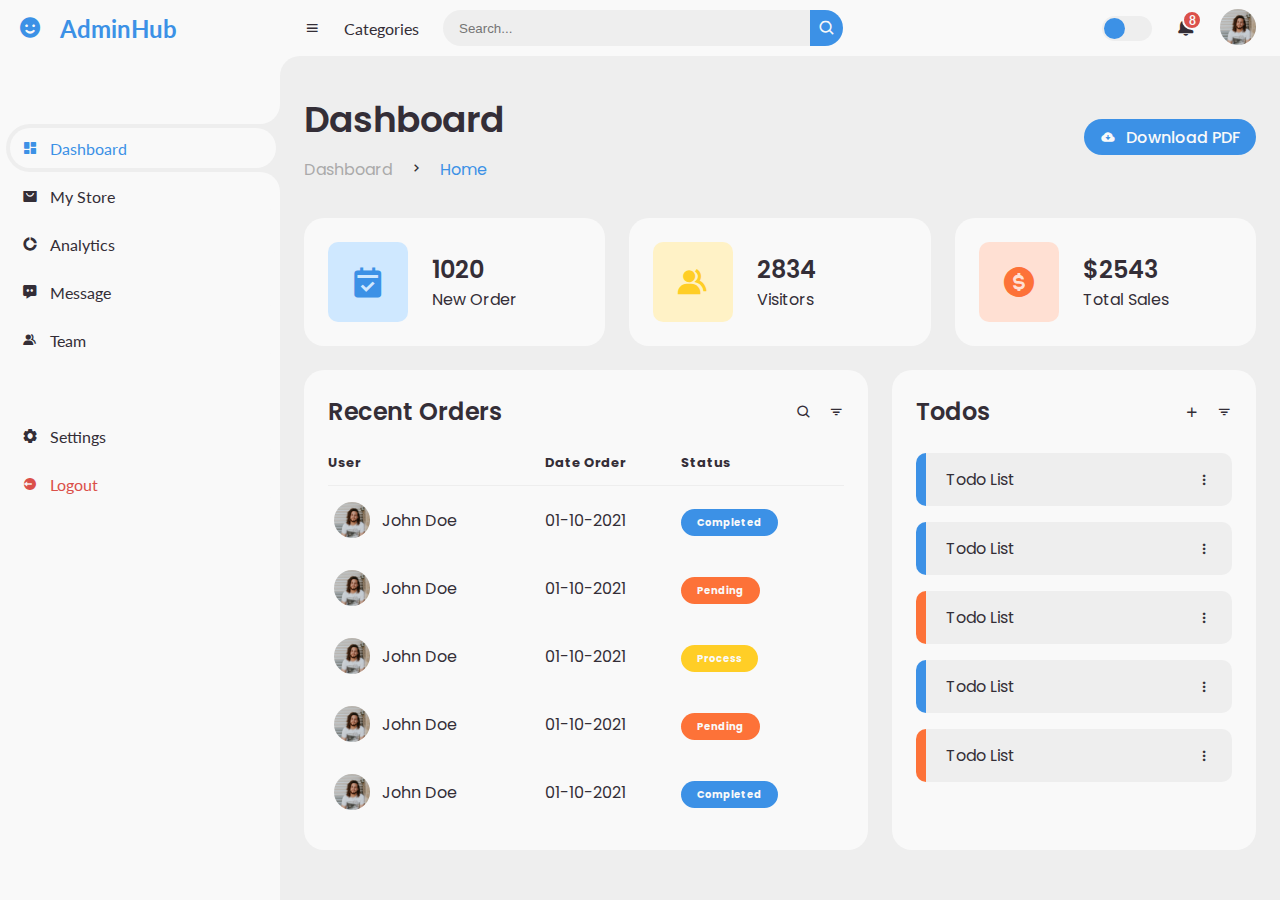
<file: Other Codes/adminhub-master/adminhub-master/index.html>
<!DOCTYPE html>
<html lang="en">
<head>
	<meta charset="UTF-8">
	<meta name="viewport" content="width=device-width, initial-scale=1.0">

	<!-- Boxicons -->
	<link href='https://unpkg.com/boxicons@2.0.9/css/boxicons.min.css' rel='stylesheet'>
	<!-- My CSS -->
	<link rel="stylesheet" href="style.css">

	<title>AdminHub</title>
</head>
<body>


	<!-- SIDEBAR -->
	<section id="sidebar">
		<a href="#" class="brand">
			<i class='bx bxs-smile'></i>
			<span class="text">AdminHub</span>
		</a>
		<ul class="side-menu top">
			<li class="active">
				<a href="#">
					<i class='bx bxs-dashboard' ></i>
					<span class="text">Dashboard</span>
				</a>
			</li>
			<li>
				<a href="#">
					<i class='bx bxs-shopping-bag-alt' ></i>
					<span class="text">My Store</span>
				</a>
			</li>
			<li>
				<a href="#">
					<i class='bx bxs-doughnut-chart' ></i>
					<span class="text">Analytics</span>
				</a>
			</li>
			<li>
				<a href="#">
					<i class='bx bxs-message-dots' ></i>
					<span class="text">Message</span>
				</a>
			</li>
			<li>
				<a href="#">
					<i class='bx bxs-group' ></i>
					<span class="text">Team</span>
				</a>
			</li>
		</ul>
		<ul class="side-menu">
			<li>
				<a href="#">
					<i class='bx bxs-cog' ></i>
					<span class="text">Settings</span>
				</a>
			</li>
			<li>
				<a href="#" class="logout">
					<i class='bx bxs-log-out-circle' ></i>
					<span class="text">Logout</span>
				</a>
			</li>
		</ul>
	</section>
	<!-- SIDEBAR -->



	<!-- CONTENT -->
	<section id="content">
		<!-- NAVBAR -->
		<nav>
			<i class='bx bx-menu' ></i>
			<a href="#" class="nav-link">Categories</a>
			<form action="#">
				<div class="form-input">
					<input type="search" placeholder="Search...">
					<button type="submit" class="search-btn"><i class='bx bx-search' ></i></button>
				</div>
			</form>
			<input type="checkbox" id="switch-mode" hidden>
			<label for="switch-mode" class="switch-mode"></label>
			<a href="#" class="notification">
				<i class='bx bxs-bell' ></i>
				<span class="num">8</span>
			</a>
			<a href="#" class="profile">
				<img src="img/people.png">
			</a>
		</nav>
		<!-- NAVBAR -->

		<!-- MAIN -->
		<main>
			<div class="head-title">
				<div class="left">
					<h1>Dashboard</h1>
					<ul class="breadcrumb">
						<li>
							<a href="#">Dashboard</a>
						</li>
						<li><i class='bx bx-chevron-right' ></i></li>
						<li>
							<a class="active" href="#">Home</a>
						</li>
					</ul>
				</div>
				<a href="#" class="btn-download">
					<i class='bx bxs-cloud-download' ></i>
					<span class="text">Download PDF</span>
				</a>
			</div>

			<ul class="box-info">
				<li>
					<i class='bx bxs-calendar-check' ></i>
					<span class="text">
						<h3>1020</h3>
						<p>New Order</p>
					</span>
				</li>
				<li>
					<i class='bx bxs-group' ></i>
					<span class="text">
						<h3>2834</h3>
						<p>Visitors</p>
					</span>
				</li>
				<li>
					<i class='bx bxs-dollar-circle' ></i>
					<span class="text">
						<h3>$2543</h3>
						<p>Total Sales</p>
					</span>
				</li>
			</ul>


			<div class="table-data">
				<div class="order">
					<div class="head">
						<h3>Recent Orders</h3>
						<i class='bx bx-search' ></i>
						<i class='bx bx-filter' ></i>
					</div>
					<table>
						<thead>
							<tr>
								<th>User</th>
								<th>Date Order</th>
								<th>Status</th>
							</tr>
						</thead>
						<tbody>
							<tr>
								<td>
									<img src="img/people.png">
									<p>John Doe</p>
								</td>
								<td>01-10-2021</td>
								<td><span class="status completed">Completed</span></td>
							</tr>
							<tr>
								<td>
									<img src="img/people.png">
									<p>John Doe</p>
								</td>
								<td>01-10-2021</td>
								<td><span class="status pending">Pending</span></td>
							</tr>
							<tr>
								<td>
									<img src="img/people.png">
									<p>John Doe</p>
								</td>
								<td>01-10-2021</td>
								<td><span class="status process">Process</span></td>
							</tr>
							<tr>
								<td>
									<img src="img/people.png">
									<p>John Doe</p>
								</td>
								<td>01-10-2021</td>
								<td><span class="status pending">Pending</span></td>
							</tr>
							<tr>
								<td>
									<img src="img/people.png">
									<p>John Doe</p>
								</td>
								<td>01-10-2021</td>
								<td><span class="status completed">Completed</span></td>
							</tr>
						</tbody>
					</table>
				</div>
				<div class="todo">
					<div class="head">
						<h3>Todos</h3>
						<i class='bx bx-plus' ></i>
						<i class='bx bx-filter' ></i>
					</div>
					<ul class="todo-list">
						<li class="completed">
							<p>Todo List</p>
							<i class='bx bx-dots-vertical-rounded' ></i>
						</li>
						<li class="completed">
							<p>Todo List</p>
							<i class='bx bx-dots-vertical-rounded' ></i>
						</li>
						<li class="not-completed">
							<p>Todo List</p>
							<i class='bx bx-dots-vertical-rounded' ></i>
						</li>
						<li class="completed">
							<p>Todo List</p>
							<i class='bx bx-dots-vertical-rounded' ></i>
						</li>
						<li class="not-completed">
							<p>Todo List</p>
							<i class='bx bx-dots-vertical-rounded' ></i>
						</li>
					</ul>
				</div>
			</div>
		</main>
		<!-- MAIN -->
	</section>
	<!-- CONTENT -->
	

	<script src="script.js"></script>
</body>
</html>
</file>
<file: Other Codes/adminhub-master/adminhub-master/style.css>
@import url('https://fonts.googleapis.com/css2?family=Lato:wght@400;700&family=Poppins:wght@400;500;600;700&display=swap');

* {
	margin: 0;
	padding: 0;
	box-sizing: border-box;
}

a {
	text-decoration: none;
}

li {
	list-style: none;
}

:root {
	--poppins: 'Poppins', sans-serif;
	--lato: 'Lato', sans-serif;

	--light: #F9F9F9;
	--blue: #3C91E6;
	--light-blue: #CFE8FF;
	--grey: #eee;
	--dark-grey: #AAAAAA;
	--dark: #342E37;
	--red: #DB504A;
	--yellow: #FFCE26;
	--light-yellow: #FFF2C6;
	--orange: #FD7238;
	--light-orange: #FFE0D3;
}

html {
	overflow-x: hidden;
}

body.dark {
	--light: #0C0C1E;
	--grey: #060714;
	--dark: #FBFBFB;
}

body {
	background: var(--grey);
	overflow-x: hidden;
}





/* SIDEBAR */
#sidebar {
	position: fixed;
	top: 0;
	left: 0;
	width: 280px;
	height: 100%;
	background: var(--light);
	z-index: 2000;
	font-family: var(--lato);
	transition: .3s ease;
	overflow-x: hidden;
	scrollbar-width: none;
}
#sidebar::--webkit-scrollbar {
	display: none;
}
#sidebar.hide {
	width: 60px;
}
#sidebar .brand {
	font-size: 24px;
	font-weight: 700;
	height: 56px;
	display: flex;
	align-items: center;
	color: var(--blue);
	position: sticky;
	top: 0;
	left: 0;
	background: var(--light);
	z-index: 500;
	padding-bottom: 20px;
	box-sizing: content-box;
}
#sidebar .brand .bx {
	min-width: 60px;
	display: flex;
	justify-content: center;
}
#sidebar .side-menu {
	width: 100%;
	margin-top: 48px;
}
#sidebar .side-menu li {
	height: 48px;
	background: transparent;
	margin-left: 6px;
	border-radius: 48px 0 0 48px;
	padding: 4px;
}
#sidebar .side-menu li.active {
	background: var(--grey);
	position: relative;
}
#sidebar .side-menu li.active::before {
	content: '';
	position: absolute;
	width: 40px;
	height: 40px;
	border-radius: 50%;
	top: -40px;
	right: 0;
	box-shadow: 20px 20px 0 var(--grey);
	z-index: -1;
}
#sidebar .side-menu li.active::after {
	content: '';
	position: absolute;
	width: 40px;
	height: 40px;
	border-radius: 50%;
	bottom: -40px;
	right: 0;
	box-shadow: 20px -20px 0 var(--grey);
	z-index: -1;
}
#sidebar .side-menu li a {
	width: 100%;
	height: 100%;
	background: var(--light);
	display: flex;
	align-items: center;
	border-radius: 48px;
	font-size: 16px;
	color: var(--dark);
	white-space: nowrap;
	overflow-x: hidden;
}
#sidebar .side-menu.top li.active a {
	color: var(--blue);
}
#sidebar.hide .side-menu li a {
	width: calc(48px - (4px * 2));
	transition: width .3s ease;
}
#sidebar .side-menu li a.logout {
	color: var(--red);
}
#sidebar .side-menu.top li a:hover {
	color: var(--blue);
}
#sidebar .side-menu li a .bx {
	min-width: calc(60px  - ((4px + 6px) * 2));
	display: flex;
	justify-content: center;
}
/* SIDEBAR */





/* CONTENT */
#content {
	position: relative;
	width: calc(100% - 280px);
	left: 280px;
	transition: .3s ease;
}
#sidebar.hide ~ #content {
	width: calc(100% - 60px);
	left: 60px;
}




/* NAVBAR */
#content nav {
	height: 56px;
	background: var(--light);
	padding: 0 24px;
	display: flex;
	align-items: center;
	grid-gap: 24px;
	font-family: var(--lato);
	position: sticky;
	top: 0;
	left: 0;
	z-index: 1000;
}
#content nav::before {
	content: '';
	position: absolute;
	width: 40px;
	height: 40px;
	bottom: -40px;
	left: 0;
	border-radius: 50%;
	box-shadow: -20px -20px 0 var(--light);
}
#content nav a {
	color: var(--dark);
}
#content nav .bx.bx-menu {
	cursor: pointer;
	color: var(--dark);
}
#content nav .nav-link {
	font-size: 16px;
	transition: .3s ease;
}
#content nav .nav-link:hover {
	color: var(--blue);
}
#content nav form {
	max-width: 400px;
	width: 100%;
	margin-right: auto;
}
#content nav form .form-input {
	display: flex;
	align-items: center;
	height: 36px;
}
#content nav form .form-input input {
	flex-grow: 1;
	padding: 0 16px;
	height: 100%;
	border: none;
	background: var(--grey);
	border-radius: 36px 0 0 36px;
	outline: none;
	width: 100%;
	color: var(--dark);
}
#content nav form .form-input button {
	width: 36px;
	height: 100%;
	display: flex;
	justify-content: center;
	align-items: center;
	background: var(--blue);
	color: var(--light);
	font-size: 18px;
	border: none;
	outline: none;
	border-radius: 0 36px 36px 0;
	cursor: pointer;
}
#content nav .notification {
	font-size: 20px;
	position: relative;
}
#content nav .notification .num {
	position: absolute;
	top: -6px;
	right: -6px;
	width: 20px;
	height: 20px;
	border-radius: 50%;
	border: 2px solid var(--light);
	background: var(--red);
	color: var(--light);
	font-weight: 700;
	font-size: 12px;
	display: flex;
	justify-content: center;
	align-items: center;
}
#content nav .profile img {
	width: 36px;
	height: 36px;
	object-fit: cover;
	border-radius: 50%;
}
#content nav .switch-mode {
	display: block;
	min-width: 50px;
	height: 25px;
	border-radius: 25px;
	background: var(--grey);
	cursor: pointer;
	position: relative;
}
#content nav .switch-mode::before {
	content: '';
	position: absolute;
	top: 2px;
	left: 2px;
	bottom: 2px;
	width: calc(25px - 4px);
	background: var(--blue);
	border-radius: 50%;
	transition: all .3s ease;
}
#content nav #switch-mode:checked + .switch-mode::before {
	left: calc(100% - (25px - 4px) - 2px);
}
/* NAVBAR */





/* MAIN */
#content main {
	width: 100%;
	padding: 36px 24px;
	font-family: var(--poppins);
	max-height: calc(100vh - 56px);
	overflow-y: auto;
}
#content main .head-title {
	display: flex;
	align-items: center;
	justify-content: space-between;
	grid-gap: 16px;
	flex-wrap: wrap;
}
#content main .head-title .left h1 {
	font-size: 36px;
	font-weight: 600;
	margin-bottom: 10px;
	color: var(--dark);
}
#content main .head-title .left .breadcrumb {
	display: flex;
	align-items: center;
	grid-gap: 16px;
}
#content main .head-title .left .breadcrumb li {
	color: var(--dark);
}
#content main .head-title .left .breadcrumb li a {
	color: var(--dark-grey);
	pointer-events: none;
}
#content main .head-title .left .breadcrumb li a.active {
	color: var(--blue);
	pointer-events: unset;
}
#content main .head-title .btn-download {
	height: 36px;
	padding: 0 16px;
	border-radius: 36px;
	background: var(--blue);
	color: var(--light);
	display: flex;
	justify-content: center;
	align-items: center;
	grid-gap: 10px;
	font-weight: 500;
}




#content main .box-info {
	display: grid;
	grid-template-columns: repeat(auto-fit, minmax(240px, 1fr));
	grid-gap: 24px;
	margin-top: 36px;
}
#content main .box-info li {
	padding: 24px;
	background: var(--light);
	border-radius: 20px;
	display: flex;
	align-items: center;
	grid-gap: 24px;
}
#content main .box-info li .bx {
	width: 80px;
	height: 80px;
	border-radius: 10px;
	font-size: 36px;
	display: flex;
	justify-content: center;
	align-items: center;
}
#content main .box-info li:nth-child(1) .bx {
	background: var(--light-blue);
	color: var(--blue);
}
#content main .box-info li:nth-child(2) .bx {
	background: var(--light-yellow);
	color: var(--yellow);
}
#content main .box-info li:nth-child(3) .bx {
	background: var(--light-orange);
	color: var(--orange);
}
#content main .box-info li .text h3 {
	font-size: 24px;
	font-weight: 600;
	color: var(--dark);
}
#content main .box-info li .text p {
	color: var(--dark);	
}





#content main .table-data {
	display: flex;
	flex-wrap: wrap;
	grid-gap: 24px;
	margin-top: 24px;
	width: 100%;
	color: var(--dark);
}
#content main .table-data > div {
	border-radius: 20px;
	background: var(--light);
	padding: 24px;
	overflow-x: auto;
}
#content main .table-data .head {
	display: flex;
	align-items: center;
	grid-gap: 16px;
	margin-bottom: 24px;
}
#content main .table-data .head h3 {
	margin-right: auto;
	font-size: 24px;
	font-weight: 600;
}
#content main .table-data .head .bx {
	cursor: pointer;
}

#content main .table-data .order {
	flex-grow: 1;
	flex-basis: 500px;
}
#content main .table-data .order table {
	width: 100%;
	border-collapse: collapse;
}
#content main .table-data .order table th {
	padding-bottom: 12px;
	font-size: 13px;
	text-align: left;
	border-bottom: 1px solid var(--grey);
}
#content main .table-data .order table td {
	padding: 16px 0;
}
#content main .table-data .order table tr td:first-child {
	display: flex;
	align-items: center;
	grid-gap: 12px;
	padding-left: 6px;
}
#content main .table-data .order table td img {
	width: 36px;
	height: 36px;
	border-radius: 50%;
	object-fit: cover;
}
#content main .table-data .order table tbody tr:hover {
	background: var(--grey);
}
#content main .table-data .order table tr td .status {
	font-size: 10px;
	padding: 6px 16px;
	color: var(--light);
	border-radius: 20px;
	font-weight: 700;
}
#content main .table-data .order table tr td .status.completed {
	background: var(--blue);
}
#content main .table-data .order table tr td .status.process {
	background: var(--yellow);
}
#content main .table-data .order table tr td .status.pending {
	background: var(--orange);
}


#content main .table-data .todo {
	flex-grow: 1;
	flex-basis: 300px;
}
#content main .table-data .todo .todo-list {
	width: 100%;
}
#content main .table-data .todo .todo-list li {
	width: 100%;
	margin-bottom: 16px;
	background: var(--grey);
	border-radius: 10px;
	padding: 14px 20px;
	display: flex;
	justify-content: space-between;
	align-items: center;
}
#content main .table-data .todo .todo-list li .bx {
	cursor: pointer;
}
#content main .table-data .todo .todo-list li.completed {
	border-left: 10px solid var(--blue);
}
#content main .table-data .todo .todo-list li.not-completed {
	border-left: 10px solid var(--orange);
}
#content main .table-data .todo .todo-list li:last-child {
	margin-bottom: 0;
}
/* MAIN */
/* CONTENT */









@media screen and (max-width: 768px) {
	#sidebar {
		width: 200px;
	}

	#content {
		width: calc(100% - 60px);
		left: 200px;
	}

	#content nav .nav-link {
		display: none;
	}
}






@media screen and (max-width: 576px) {
	#content nav form .form-input input {
		display: none;
	}

	#content nav form .form-input button {
		width: auto;
		height: auto;
		background: transparent;
		border-radius: none;
		color: var(--dark);
	}

	#content nav form.show .form-input input {
		display: block;
		width: 100%;
	}
	#content nav form.show .form-input button {
		width: 36px;
		height: 100%;
		border-radius: 0 36px 36px 0;
		color: var(--light);
		background: var(--red);
	}

	#content nav form.show ~ .notification,
	#content nav form.show ~ .profile {
		display: none;
	}

	#content main .box-info {
		grid-template-columns: 1fr;
	}

	#content main .table-data .head {
		min-width: 420px;
	}
	#content main .table-data .order table {
		min-width: 420px;
	}
	#content main .table-data .todo .todo-list {
		min-width: 420px;
	}
}
</file>
